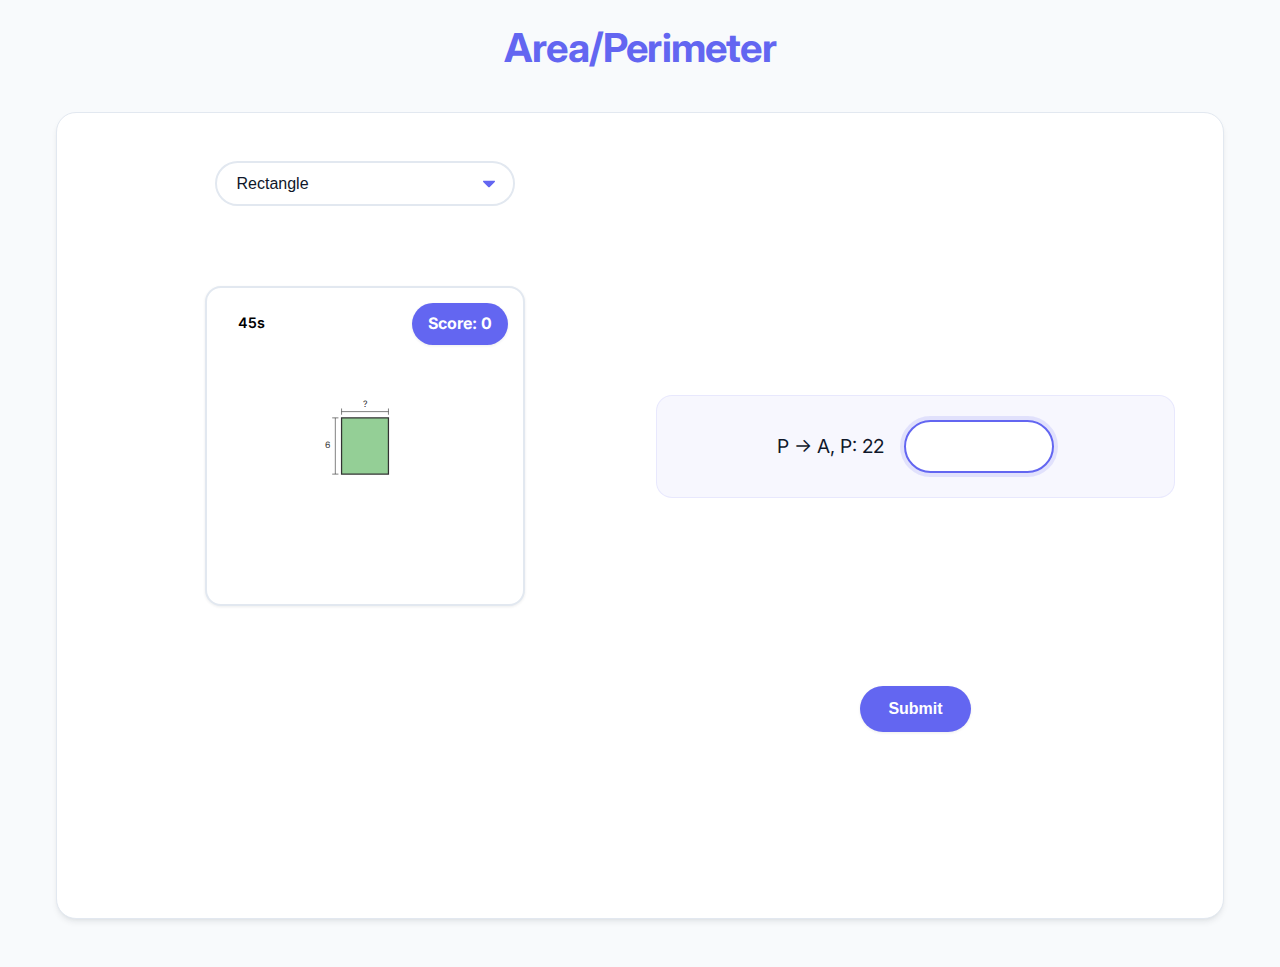
<file: index.html>
<!DOCTYPE html>
<html lang="en">

<head>
    <meta charset="UTF-8">
    <meta name="viewport" content="width=device-width, initial-scale=1.0">
    <title>Mental Math: Area & Perimeter</title>
    <link rel="stylesheet" href="style.css" type="text/css" media="all" />
</head>

<body>
    <h1>Area/Perimeter</h1>
    
    <div class="game-container">
        <div class="shape-selector">
            <select id="shapeSelector"></select>
        </div>
        
        <div class="shape-display" id="shapeContainer">
            <div class="score-display">
                <div id="score">Score: 0</div>
            </div>
            <div class="shape" id="shape"></div>
            <div id="labelsContainer"></div>
        </div>
        
        <div class="question-area">
            <div id="questionDisplay"></div>
            <input type="text" id="userAnswer">
        </div>
        
        <div class="answer-input">
            
            <button id="submitBtn">Submit</button>
        </div>
        
        <div class="feedback">
            <div id="feedback"></div>
        </div>
    </div>
    
    <script src="app.js"></script>
</body>

</html>
</file>
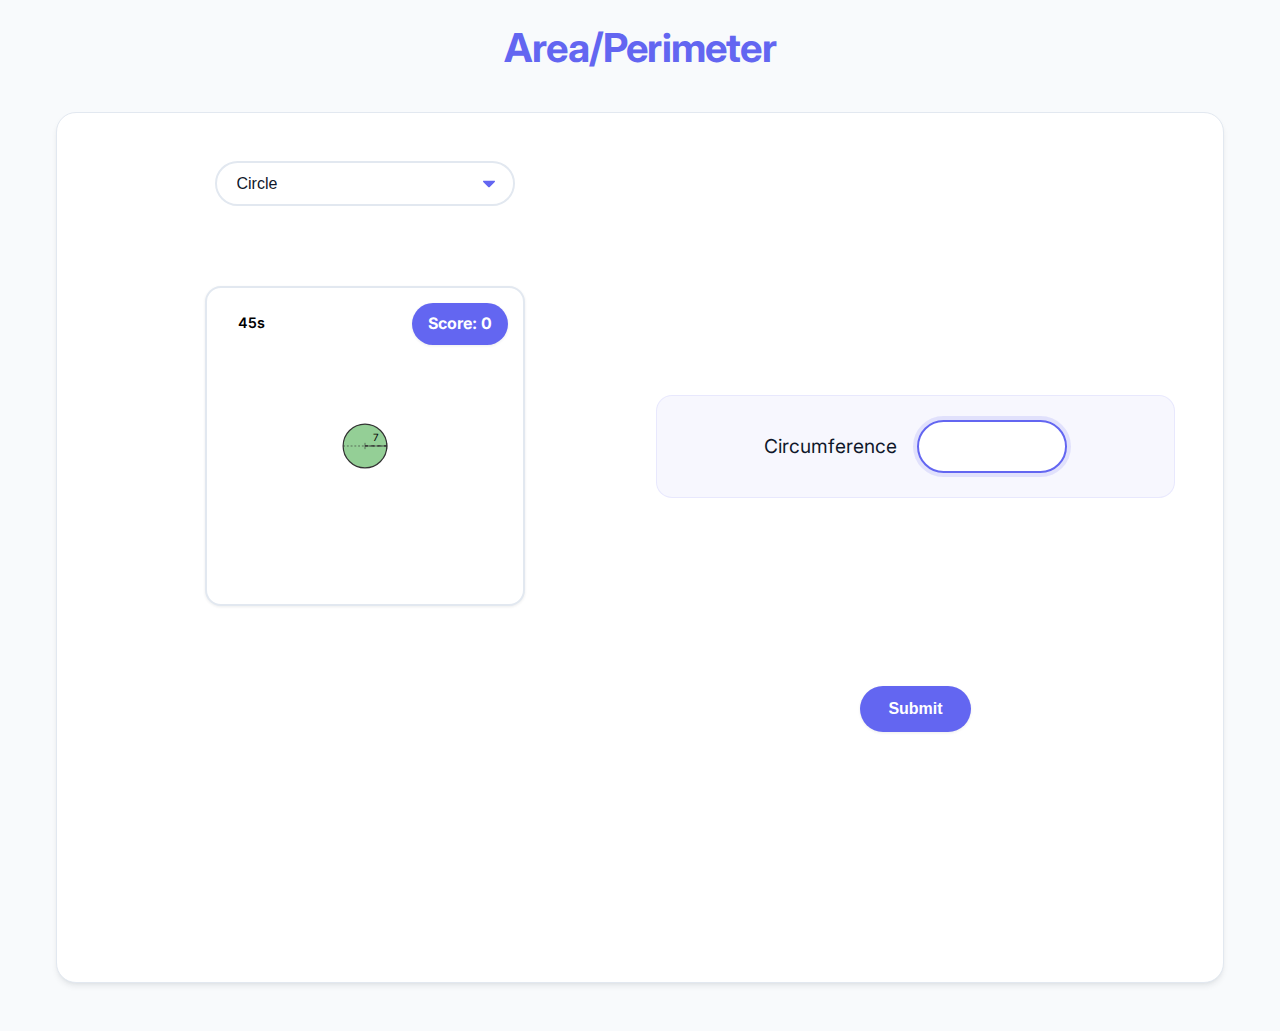
<file: Circular-Shapes/index.html>
<!DOCTYPE html>
<html lang="en">

<head>
    <meta charset="UTF-8">
    <meta name="viewport" content="width=device-width, initial-scale=1.0">
    <title>Mental Math: Area & Perimeter</title>
    <link rel="stylesheet" href="/style.css" type="text/css" media="all" />
</head>

<body>
    <h1>Area/Perimeter</h1>
    
    <div class="game-container">
        <div class="shape-selector">
            <select id="shapeSelector"></select>
        </div>
        
        <div class="shape-display" id="shapeContainer">
            <div class="score-display">
                <div id="score">Score: 0</div>
            </div>
            <div class="shape" id="shape"></div>
            <div id="labelsContainer"></div>
        </div>
        
        <div class="question-area">
            <div id="questionDisplay"></div>
            <input type="text" id="userAnswer">
        </div>
        
        <div class="answer-input">
            
            <button id="submitBtn">Submit</button>
        </div>
        
        <div class="feedback">
            <div id="feedback"></div>
        </div>
    </div>
    
    <script src="app.js"></script>
</body>

</html>
</file>
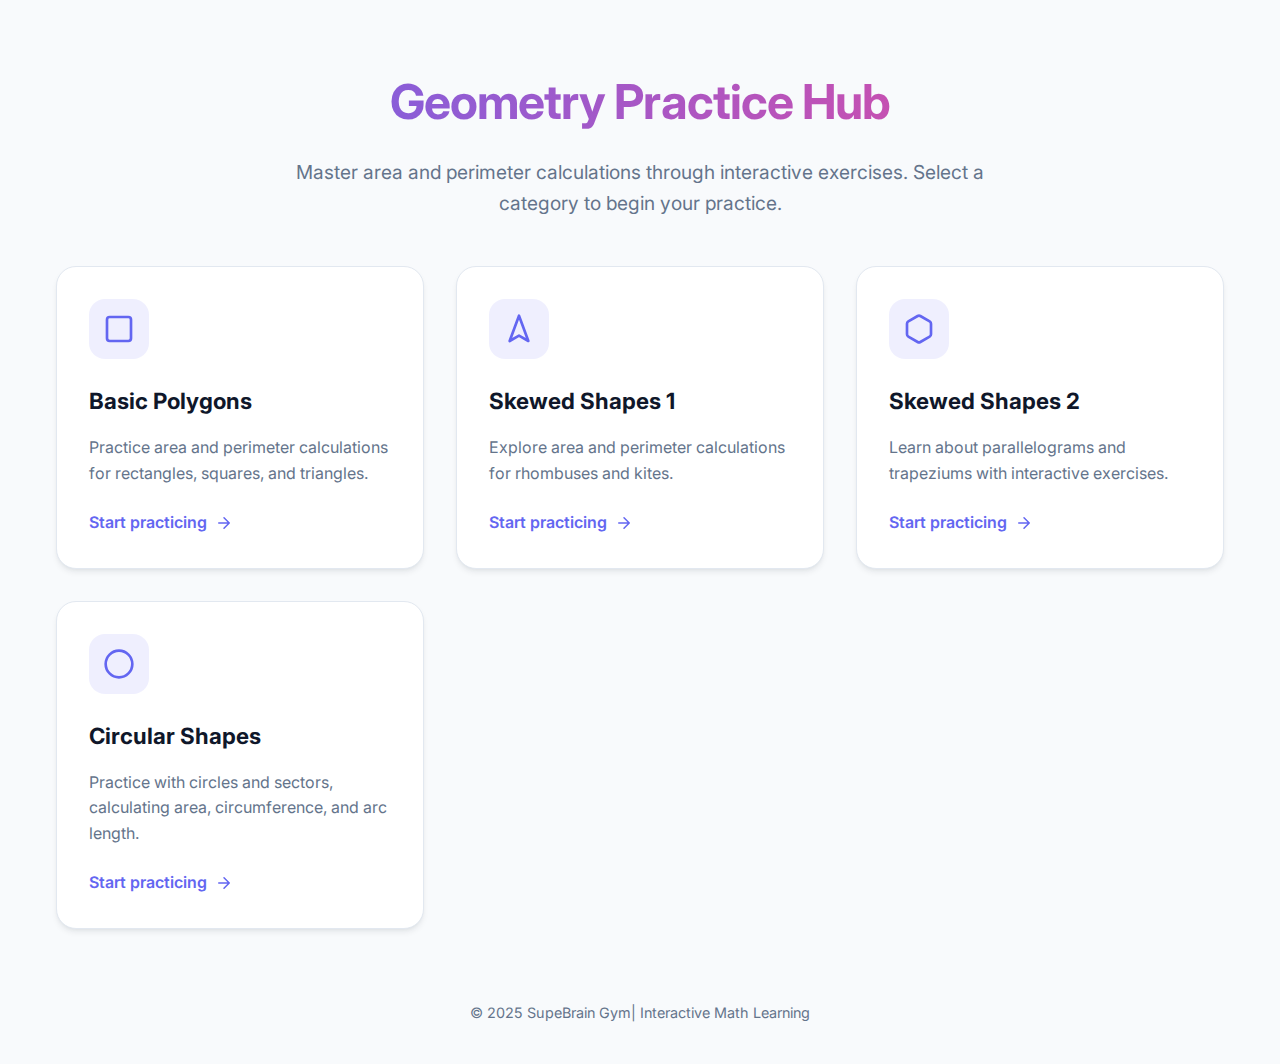
<file: Geometry/index.html>
<!DOCTYPE html>
<html lang="en">
<head>
  <meta charset="UTF-8">
  <meta name="viewport" content="width=device-width, initial-scale=1.0">
  <title>Geometry Practice Hub</title>
  <link href="https://fonts.googleapis.com/css2?family=Inter:wght@400;500;600;700&display=swap" rel="stylesheet">
  <style>
    :root {
      /* Modern, subtle color palette */
      --primary-color: #6366f1;
      --primary-hover: #4f46e5;
      --secondary-color: #38bdf8;
      --accent-color: #ec4899;
      --background: #f8fafc;
      --surface: #ffffff;
      --surface-hover: #f1f5f9;
      --border-color: #e2e8f0;
      --dark-text: #0f172a;
      --medium-text: #64748b;
      --light-text: #f8fafc;
      
      /* Enhanced shadows */
      --shadow-sm: 0 1px 3px rgba(15, 23, 42, 0.08);
      --shadow-md: 0 4px 6px -1px rgba(15, 23, 42, 0.08), 0 2px 4px -2px rgba(15, 23, 42, 0.06);
      --shadow-lg: 0 10px 15px -3px rgba(15, 23, 42, 0.08), 0 4px 6px -4px rgba(15, 23, 42, 0.04);
      
      /* Border radii - all fully rounded */
      --border-radius-sm: 12px;
      --border-radius-md: 16px;
      --border-radius-lg: 20px;
      --border-radius-full: 999px;
      
      /* Spacing */
      --spacing-xs: 0.5rem;
      --spacing-sm: 1rem;
      --spacing-md: 1.5rem;
      --spacing-lg: 2rem;
      --spacing-xl: 3rem;
      
      /* Animation timing */
      --transition-fast: 0.2s;
      --transition-medium: 0.3s;
      --transition-slow: 0.5s;
      --cubic-bounce: cubic-bezier(0.34, 1.56, 0.64, 1);
      --cubic-smooth: cubic-bezier(0.65, 0, 0.35, 1);
    }

    * {
      box-sizing: border-box;
      margin: 0;
      padding: 0;
    }

    body {
      font-family: 'Inter', -apple-system, BlinkMacSystemFont, 'Segoe UI', Roboto, sans-serif;
      max-width: 1200px;
      margin: 0 auto;
      padding: var(--spacing-sm);
      background-color: var(--background);
      color: var(--dark-text);
      line-height: 1.6;
    }

    header {
      text-align: center;
      margin: var(--spacing-xl) 0;
      animation: fadeInUp 0.6s var(--cubic-smooth) both;
    }

    h1 {
      font-size: clamp(2rem, 5vw, 3rem);
      font-weight: 700;
      letter-spacing: -0.02em;
      margin-bottom: var(--spacing-sm);
      background: linear-gradient(90deg, var(--primary-color), var(--accent-color));
      -webkit-background-clip: text;
      background-clip: text;
      color: transparent;
    }

    .subtitle {
      font-size: clamp(1rem, 2vw, 1.2rem);
      color: var(--medium-text);
      max-width: 700px;
      margin: 0 auto;
    }

    .cards-container {
      display: grid;
      grid-template-columns: repeat(auto-fit, minmax(280px, 1fr));
      gap: var(--spacing-lg);
      margin: var(--spacing-xl) 0;
    }

    .card {
      background-color: var(--surface);
      border-radius: var(--border-radius-lg);
      padding: var(--spacing-lg);
      box-shadow: var(--shadow-md);
      transition: all var(--transition-medium) var(--cubic-smooth);
      border: 1px solid var(--border-color);
      overflow: hidden;
      position: relative;
      text-decoration: none;
      color: inherit;
      animation: fadeInUp 0.6s var(--cubic-smooth) both;
    }

    .card:nth-child(1) { animation-delay: 0.1s; }
    .card:nth-child(2) { animation-delay: 0.2s; }
    .card:nth-child(3) { animation-delay: 0.3s; }
    .card:nth-child(4) { animation-delay: 0.4s; }

    .card:hover {
      transform: translateY(-8px);
      box-shadow: var(--shadow-lg);
      border-color: var(--primary-color);
    }

    .card-icon {
      width: 60px;
      height: 60px;
      background-color: rgba(99, 102, 241, 0.1);
      border-radius: var(--border-radius-md);
      display: flex;
      align-items: center;
      justify-content: center;
      margin-bottom: var(--spacing-md);
      color: var(--primary-color);
      font-size: 1.8rem;
    }

    .card h2 {
      font-size: 1.4rem;
      margin-bottom: var(--spacing-sm);
      color: var(--dark-text);
    }

    .card p {
      color: var(--medium-text);
      margin-bottom: var(--spacing-md);
    }

    .card-link {
      display: inline-flex;
      align-items: center;
      font-weight: 600;
      color: var(--primary-color);
      transition: all var(--transition-fast) var(--cubic-smooth);
    }

    .card-link svg {
      margin-left: var(--spacing-xs);
      transition: transform var(--transition-fast) var(--cubic-smooth);
    }

    .card:hover .card-link {
      color: var(--primary-hover);
    }

    .card:hover .card-link svg {
      transform: translateX(4px);
    }

    footer {
      text-align: center;
      margin-top: var(--spacing-xl);
      padding: var(--spacing-md) 0;
      color: var(--medium-text);
      font-size: 0.9rem;
      animation: fadeIn 0.6s var(--cubic-smooth) 0.5s both;
    }

    @keyframes fadeIn {
      from { opacity: 0; }
      to { opacity: 1; }
    }

    @keyframes fadeInUp {
      from {
        opacity: 0;
        transform: translateY(20px);
      }
      to {
        opacity: 1;
        transform: translateY(0);
      }
    }

    @media (max-width: 768px) {
      .cards-container {
        grid-template-columns: 1fr;
      }
      
      header {
        margin: var(--spacing-lg) 0;
      }
    }
  </style>
</head>
<body>
  <header>
    <h1>Geometry Practice Hub</h1>
    <p class="subtitle">Master area and perimeter calculations through interactive exercises. Select a category to begin your practice.</p>
  </header>

  <main>
    <div class="cards-container">
      <a href="/Basic-Polygons/basic-polygons.html" class="card">
        <div class="card-icon">
          <svg xmlns="http://www.w3.org/2000/svg" width="32" height="32" viewBox="0 0 24 24" fill="none" stroke="currentColor" stroke-width="2" stroke-linecap="round" stroke-linejoin="round">
            <rect x="3" y="3" width="18" height="18" rx="2" ry="2"></rect>
          </svg>
        </div>
        <h2>Basic Polygons</h2>
        <p>Practice area and perimeter calculations for rectangles, squares, and triangles.</p>
        <span class="card-link">
          Start practicing
          <svg xmlns="http://www.w3.org/2000/svg" width="18" height="18" viewBox="0 0 24 24" fill="none" stroke="currentColor" stroke-width="2" stroke-linecap="round" stroke-linejoin="round">
            <path d="M5 12h14M12 5l7 7-7 7"></path>
          </svg>
        </span>
      </a>

      <a href="/Skewed-Shapes/skewed-shapes-1.html" class="card">
        <div class="card-icon">
          <svg xmlns="http://www.w3.org/2000/svg" width="32" height="32" viewBox="0 0 24 24" fill="none" stroke="currentColor" stroke-width="2" stroke-linecap="round" stroke-linejoin="round">
            <path d="M12 2l7 19-7-4-7 4 7-19z"></path>
          </svg>
        </div>
        <h2>Skewed Shapes 1</h2>
        <p>Explore area and perimeter calculations for rhombuses and kites.</p>
        <span class="card-link">
          Start practicing
          <svg xmlns="http://www.w3.org/2000/svg" width="18" height="18" viewBox="0 0 24 24" fill="none" stroke="currentColor" stroke-width="2" stroke-linecap="round" stroke-linejoin="round">
            <path d="M5 12h14M12 5l7 7-7 7"></path>
          </svg>
        </span>
      </a>

      <a href="/Skewed-Shapes-2/skewed-shapes-2.html" class="card">
        <div class="card-icon">
          <svg xmlns="http://www.w3.org/2000/svg" width="32" height="32" viewBox="0 0 24 24" fill="none" stroke="currentColor" stroke-width="2" stroke-linecap="round" stroke-linejoin="round">
            <path d="M21 16V8a2 2 0 0 0-1-1.73l-7-4a2 2 0 0 0-2 0l-7 4A2 2 0 0 0 3 8v8a2 2 0 0 0 1 1.73l7 4a2 2 0 0 0 2 0l7-4A2 2 0 0 0 21 16z"></path>
          </svg>
        </div>
        <h2>Skewed Shapes 2</h2>
        <p>Learn about parallelograms and trapeziums with interactive exercises.</p>
        <span class="card-link">
          Start practicing
          <svg xmlns="http://www.w3.org/2000/svg" width="18" height="18" viewBox="0 0 24 24" fill="none" stroke="currentColor" stroke-width="2" stroke-linecap="round" stroke-linejoin="round">
            <path d="M5 12h14M12 5l7 7-7 7"></path>
          </svg>
        </span>
      </a>

      <a href="/Circular-Shapes/circular-shapes.html" class="card">
        <div class="card-icon">
          <svg xmlns="http://www.w3.org/2000/svg" width="32" height="32" viewBox="0 0 24 24" fill="none" stroke="currentColor" stroke-width="2" stroke-linecap="round" stroke-linejoin="round">
            <circle cx="12" cy="12" r="10"></circle>
          </svg>
        </div>
        <h2>Circular Shapes</h2>
        <p>Practice with circles and sectors, calculating area, circumference, and arc length.</p>
        <span class="card-link">
          Start practicing
          <svg xmlns="http://www.w3.org/2000/svg" width="18" height="18" viewBox="0 0 24 24" fill="none" stroke="currentColor" stroke-width="2" stroke-linecap="round" stroke-linejoin="round">
            <path d="M5 12h14M12 5l7 7-7 7"></path>
          </svg>
        </span>
      </a>
    </div>
  </main>

  <footer>
    <p>© 2025 SupeBrain Gym| Interactive Math Learning</p>
  </footer>
</body>
</html>
</file>
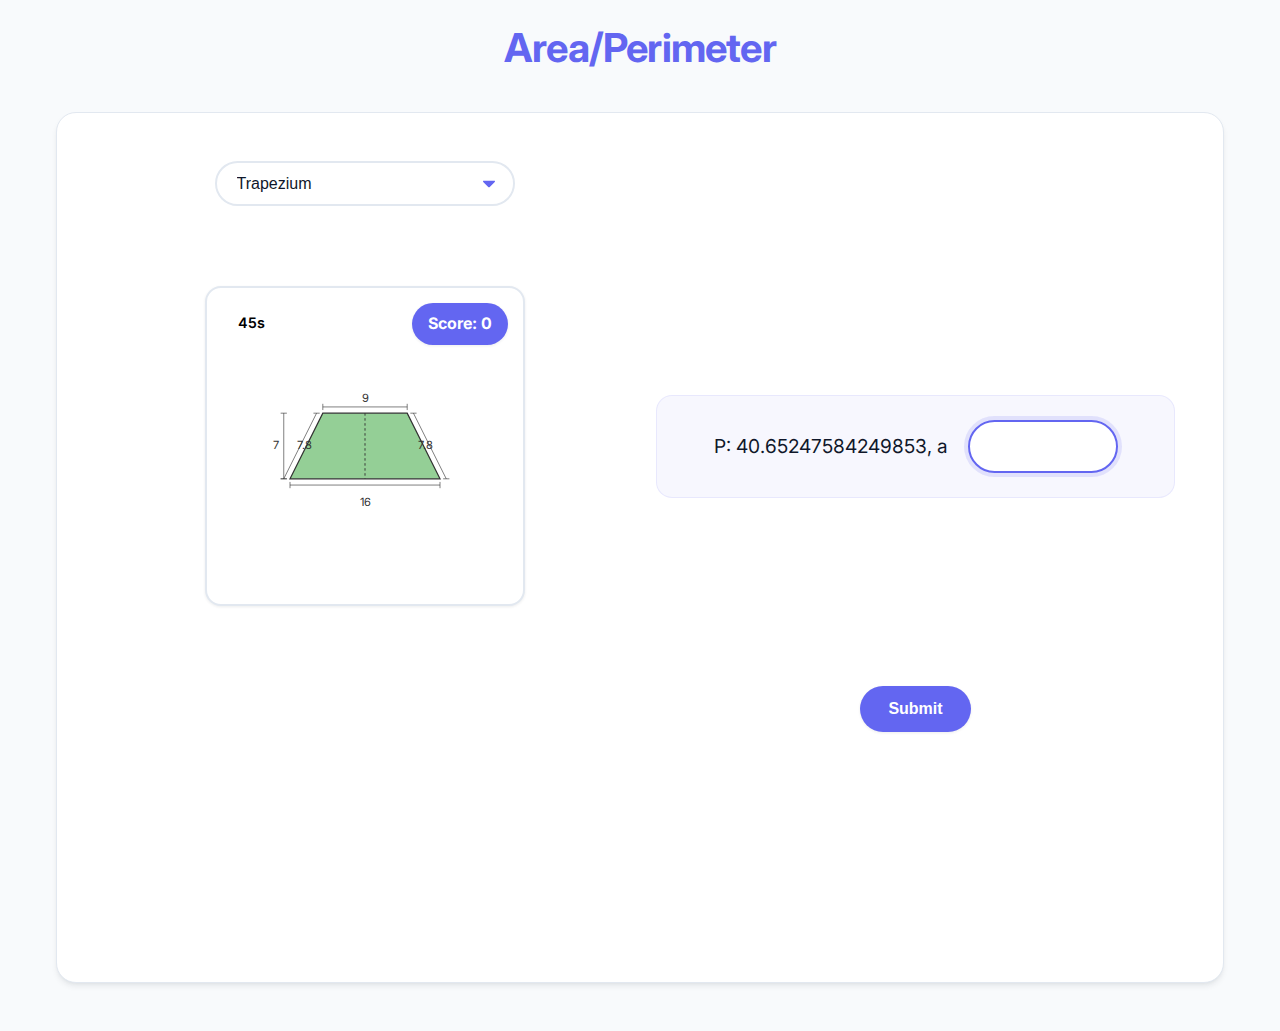
<file: Skewed-Shapes-2/index.html>
<!DOCTYPE html>
<html lang="en">

<head>
    <meta charset="UTF-8">
    <meta name="viewport" content="width=device-width, initial-scale=1.0">
    <title>Mental Math: Area & Perimeter</title>
    <link rel="stylesheet" href="/style.css" type="text/css" media="all" />
</head>

<body>
    <h1>Area/Perimeter</h1>
    
    <div class="game-container">
        <div class="shape-selector">
            <select id="shapeSelector"></select>
        </div>
        
        <div class="shape-display" id="shapeContainer">
            <div class="score-display">
                <div id="score">Score: 0</div>
            </div>
            <div class="shape" id="shape"></div>
            <div id="labelsContainer"></div>
        </div>
        
        <div class="question-area">
            <div id="questionDisplay"></div>
            <input type="text" id="userAnswer">
        </div>
        
        <div class="answer-input">
            
            <button id="submitBtn">Submit</button>
        </div>
        
        <div class="feedback">
            <div id="feedback"></div>
        </div>
    </div>
    
    <script src="/Skewed-Shapes-2/app.js"></script>
</body>

</html>
</file>
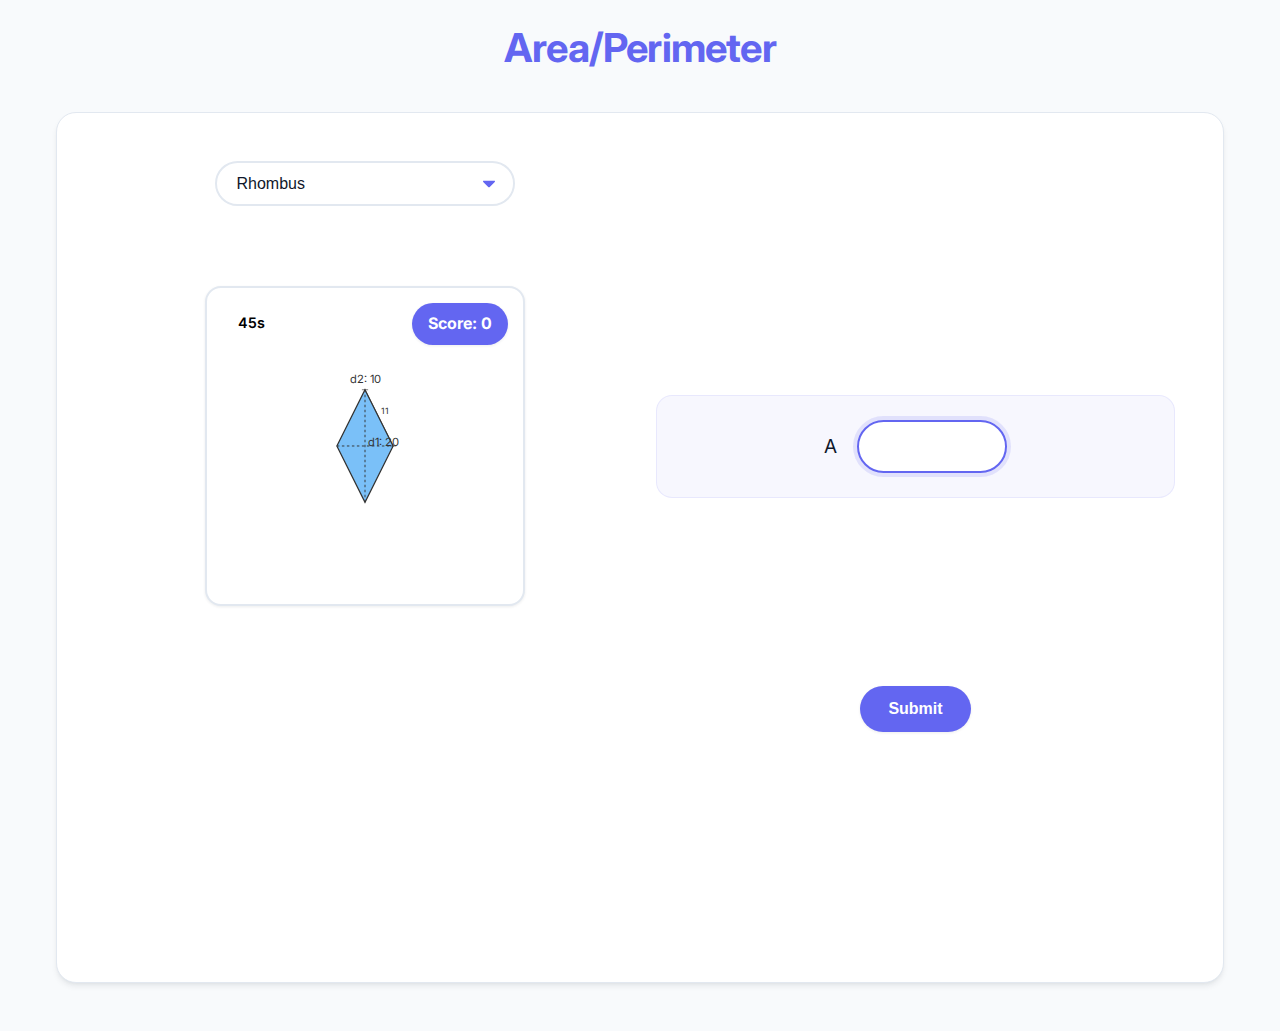
<file: Skewed-Shapes/index.html>
<!DOCTYPE html>
<html lang="en">

<head>
    <meta charset="UTF-8">
    <meta name="viewport" content="width=device-width, initial-scale=1.0">
    <title>Mental Math: Area & Perimeter</title>
    <link rel="stylesheet" href="/style.css" type="text/css" media="all" />
</head>

<body>
    <h1>Area/Perimeter</h1>
    
    <div class="game-container">
        <div class="shape-selector">
            <select id="shapeSelector"></select>
        </div>
        
        <div class="shape-display" id="shapeContainer">
            <div class="score-display">
                <div id="score">Score: 0</div>
            </div>
            <div class="shape" id="shape"></div>
            <div id="labelsContainer"></div>
        </div>
        
        <div class="question-area">
            <div id="questionDisplay"></div>
            <input type="text" id="userAnswer">
        </div>
        
        <div class="answer-input">
            
            <button id="submitBtn">Submit</button>
        </div>
        
        <div class="feedback">
            <div id="feedback"></div>
        </div>
    </div>
    
    <script src="/Skewed-Shapes/app.js"></script>
</body>

</html>
</file>
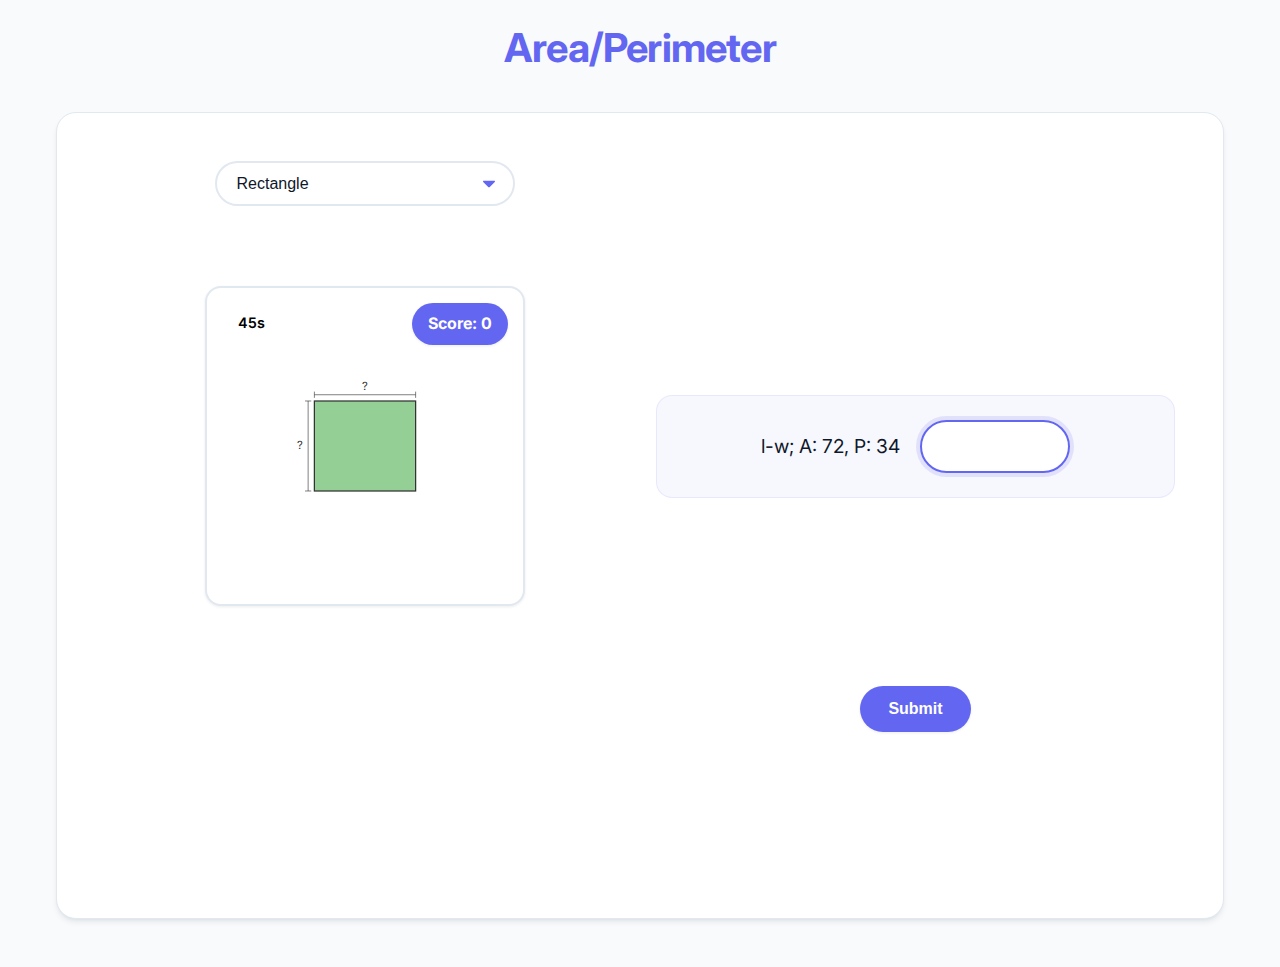
<file: Geometry/Basic-Polygons/basic-polygons.html>
<!DOCTYPE html>
<html lang="en">

<head>
    <meta charset="UTF-8">
    <meta name="viewport" content="width=device-width, initial-scale=1.0">
    <title>Mental Math: Area & Perimeter</title>
    <link rel="stylesheet" href="../style.css" type="text/css" media="all" />
</head>

<body>
    <h1>Area/Perimeter</h1>
    
    <div class="game-container">
        <div class="shape-selector">
            <select id="shapeSelector"></select>
        </div>
        
        <div class="shape-display" id="shapeContainer">
            <div class="score-display">
                <div id="score">Score: 0</div>
            </div>
            <div class="shape" id="shape"></div>
            <div id="labelsContainer"></div>
        </div>
        
        <div class="question-area">
            <div id="questionDisplay"></div>
            <input type="text" id="userAnswer">
        </div>
        
        <div class="answer-input">
            
            <button id="submitBtn">Submit</button>
        </div>
        
        <div class="feedback">
            <div id="feedback"></div>
        </div>
    </div>
    
    <script src="app.js"></script>
</body>

</html>
</file>
<file: style.css>
@import url('https://fonts.googleapis.com/css2?family=Inter:wght@400;500;600;700&display=swap');

:root {
  /* Modern, subtle color palette */
  --primary-color: #6366f1;
  --primary-hover: #4f46e5;
  --secondary-color: #38bdf8;
  --accent-color: #ec4899;
  --background: #f8fafc;
  --surface: #ffffff;
  --surface-hover: #f1f5f9;
  --border-color: #e2e8f0;
  --dark-text: #0f172a;
  --medium-text: #64748b;
  --light-text: #f8fafc;
  
  /* Enhanced shadows */
  --shadow-sm: 0 1px 3px rgba(15, 23, 42, 0.08);
  --shadow-md: 0 4px 6px -1px rgba(15, 23, 42, 0.08), 0 2px 4px -2px rgba(15, 23, 42, 0.06);
  --shadow-lg: 0 10px 15px -3px rgba(15, 23, 42, 0.08), 0 4px 6px -4px rgba(15, 23, 42, 0.04);
  
  /* Border radii - all fully rounded */
  --border-radius-sm: 12px;
  --border-radius-md: 16px;
  --border-radius-lg: 20px;
  --border-radius-full: 999px;
  
  /* Spacing */
  --spacing-xs: 0.5rem;
  --spacing-sm: 1rem;
  --spacing-md: 1.5rem;
  --spacing-lg: 2rem;
  --spacing-xl: 3rem;
  
  /* Animation timing */
  --transition-fast: 0.2s;
  --transition-medium: 0.3s;
  --transition-slow: 0.5s;
  --cubic-bounce: cubic-bezier(0.34, 1.56, 0.64, 1);
  --cubic-smooth: cubic-bezier(0.65, 0, 0.35, 1);
}

* {
  box-sizing: border-box;
  margin: 0;
  padding: 0;
}

body {
  font-family: 'Inter', -apple-system, BlinkMacSystemFont, 'Segoe UI', Roboto, sans-serif;
  max-width: 1200px;
  margin: 0 auto;
  padding: var(--spacing-sm);
  background-color: var(--background);
  color: var(--dark-text);
  line-height: 1.6;
}

h1 {
  text-align: center;
  color: var(--primary-color);
  margin-bottom: var(--spacing-lg);
  font-size: clamp(1.8rem, 4vw, 2.5rem);
  font-weight: 700;
  letter-spacing: -0.02em;
}

.game-container {
  background-color: var(--surface);
  border-radius: var(--border-radius-lg);
  padding: clamp(var(--spacing-md), 4vw, var(--spacing-md));
  box-shadow: var(--shadow-md);
  margin-bottom: var(--spacing-lg);
  transition: transform var(--transition-medium) var(--cubic-smooth), 
              box-shadow var(--transition-medium) var(--cubic-smooth);
  border: 1px solid var(--border-color);
  overflow: hidden;
  position: relative;
}

.game-container:hover {
  transform: translateY(-4px);
  box-shadow: var(--shadow-lg);
}

.shape-selector {
  margin-bottom: var(--spacing-md);
  text-align: center;
  position: relative;
}

select {
  padding: 12px 20px;
  font-size: clamp(0.9rem, 2vw, 1rem);
  border-radius: var(--border-radius-full);
  border: 2px solid var(--border-color);
  background-color: var(--surface);
  cursor: pointer;
  transition: all var(--transition-fast) var(--cubic-smooth);
  width: 100%;
  max-width: 300px;
  appearance: none;
  background-image: url("data:image/svg+xml;charset=US-ASCII,%3Csvg%20xmlns%3D%22http%3A%2F%2Fwww.w3.org%2F2000%2Fsvg%22%20width%3D%22292.4%22%20height%3D%22292.4%22%3E%3Cpath%20fill%3D%22%236366f1%22%20d%3D%22M287%2069.4a17.6%2017.6%200%200%200-13-5.4H18.4c-5%200-9.3%201.8-12.9%205.4A17.6%2017.6%200%200%200%200%2082.2c0%205%201.8%209.3%205.4%2012.9l128%20127.9c3.6%203.6%207.8%205.4%2012.8%205.4s9.2-1.8%2012.8-5.4L287%2095c3.5-3.5%205.4-7.8%205.4-12.8%200-5-1.9-9.2-5.5-12.8z%22%2F%3E%3C%2Fsvg%3E");
  background-repeat: no-repeat;
  background-position: right 18px top 50%;
  background-size: 12px auto;
  font-weight: 500;
  color: var(--dark-text);
}

select:hover {
  border-color: var(--primary-color);
  background-color: var(--surface-hover);
}

select:focus {
  outline: none;
  border-color: var(--primary-color);
  box-shadow: 0 0 0 4px rgba(99, 102, 241, 0.15);
}

.shape-display {
  position: relative;
  margin: var(--spacing-md) auto;
  width: min(80vw, 320px);
  height: min(80vw, 320px);
  border: 2px solid var(--border-color);
  background-color: var(--surface);
  border-radius: var(--border-radius-md);
  overflow: visible; 
  transition: all var(--transition-medium) var(--cubic-smooth);
  box-shadow: var(--shadow-sm);
}

.shape {
  position: absolute;
  top: 50%;
  left: 50%;
  transform: translate(-50%, -50%);
  transition: all var(--transition-medium) var(--cubic-bounce);
}

.shape::before {
  content: '';
  position: absolute;
  top: 0;
  left: 0;
  right: 0;
  bottom: 0;
  background: transparent;
  z-index: 2;
}

.shape.with-shadow-border {
  box-shadow: 
    0 0 0 2px var(--primary-color),
    var(--shadow-md);
}

.height-indicator {
  position: absolute;
  background-color: transparent;
  border-left: 2px dashed var(--accent-color);
  z-index: 1;
  opacity: 0;
  animation: fadeIn var(--transition-medium) var(--cubic-smooth) forwards;
}

@keyframes fadeIn {
  0% { opacity: 0; }
  100% { opacity: 1; }
}

#labelsContainer {
  position: absolute;
  top: -10px;
  left: -10px;
  width: 100%;
  height: 100%;
  pointer-events: none;
}

.dimension-label {
  position: absolute;
  padding: 4px 10px;
  font-size: 0.85rem;
  font-weight: 600;
  border-radius: var(--border-radius-full);
  background-color: rgba(255, 255, 255, 0.9);
  box-shadow: var(--shadow-sm);
  opacity: 0;
  transform: translateY(5px);
  animation: fadeInUp var(--transition-medium) var(--cubic-bounce) 0.2s forwards;
}

@keyframes fadeInUp {
  from {
    opacity: 0;
    transform: translateY(10px);
  }
  to {
    opacity: 1;
    transform: translateY(0);
  }
}

.dimension-label.height {
  color: var(--accent-color);
  font-weight: 700;
}

.question-area {
  display: flex;
  justify-content: center;
  align-items: center;
  gap: 20px;
  text-align: center;
  margin: var(--spacing-md) 0;
  font-size: clamp(1rem, 3vw, 1.2rem);
  min-height: 70px;
  padding: var(--spacing-md);
  border-radius: var(--border-radius-md);
  background-color: rgba(99, 102, 241, 0.05);
  border: 1px solid rgba(99, 102, 241, 0.1);
  transition: all var(--transition-medium) var(--cubic-smooth);
}

.answer-input {
  display: flex;
  justify-content: center;
  align-items: center;
  flex-wrap: wrap;
  gap: 16px;
  margin: var(--spacing-md) 0;
}

input[type="text"] {
  padding: 14px 16px;
  font-size: clamp(1rem, 3vw, 1.1rem);
  width: clamp(100px, 25vw, 150px);
  text-align: center;
  border: 2px solid var(--border-color);
  border-radius: var(--border-radius-full);
  transition: all var(--transition-fast) var(--cubic-smooth);
  font-weight: 500;
  color: var(--dark-text);
}

input[type="text"]:hover {
  border-color: var(--primary-color);
}

input[type="text"]:focus {
  outline: none;
  border-color: var(--primary-color);
  box-shadow: 0 0 0 4px rgba(99, 102, 241, 0.15);
}

button {
  background-color: var(--primary-color);
  color: white;
  border: none;
  padding: 14px 28px;
  font-size: clamp(0.9rem, 2vw, 1rem);
  border-radius: var(--border-radius-full);
  cursor: pointer;
  transition: all var(--transition-fast) var(--cubic-bounce);
  font-weight: 600;
  box-shadow: var(--shadow-sm);
  position: relative;
  overflow: hidden;
}

button:hover {
  background-color: var(--primary-hover);
  transform: translateY(-2px);
  box-shadow: var(--shadow-md);
}

button:active {
  transform: translateY(0);
}

button::after {
  content: '';
  position: absolute;
  top: 50%;
  left: 50%;
  width: 5px;
  height: 5px;
  background: rgba(255, 255, 255, 0.5);
  opacity: 0;
  border-radius: 100%;
  transform: scale(1, 1) translate(-50%);
  transform-origin: 50% 50%;
}

button:focus:not(:active)::after {
  animation: ripple 1s ease-out;
}

@keyframes ripple {
  0% {
    transform: scale(0, 0);
    opacity: 0.5;
  }
  20% {
    transform: scale(25, 25);
    opacity: 0.3;
  }
  100% {
    opacity: 0;
    transform: scale(40, 40);
  }
}

.feedback {
  text-align: center;
  min-height: 50px;
  font-size: clamp(0.9rem, 2vw, 1.1rem);
  margin: var(--spacing-sm) 0;
  font-weight: 600;
  padding: var(--spacing-sm);
  border-radius: var(--border-radius-md);
  transition: all var(--transition-medium) var(--cubic-bounce);
  opacity: 0;
  transform: translateY(10px);
}

.feedback.visible {
  opacity: 1;
  transform: translateY(0);
}

.feedback.correct {
  color: #10b981;
  background-color: rgba(16, 185, 129, 0.1);
  border: 1px solid rgba(16, 185, 129, 0.2);
}

.feedback.incorrect {
  color: #ef4444;
  background-color: rgba(239, 68, 68, 0.1);
  border: 1px solid rgba(239, 68, 68, 0.2);
}

.score-display {
  position: absolute;
  top: 15px;
  right: 15px;
  font-size: clamp(0.9rem, 2vw, 1rem);
  font-weight: 700;
  padding: 8px 16px;
  background-color: var(--primary-color);
  color: white;
  border-radius: var(--border-radius-full);
  box-shadow: var(--shadow-sm);
  z-index: 10;
  transition: all var(--transition-medium) var(--cubic-smooth);
}

.score-display:hover {
  transform: translateY(-2px);
  box-shadow: var(--shadow-md);
}

#shapeContainer {
  position: relative;
}

#timerDisplay {
  font-family: 'Inter', sans-serif;
  color: var(--medium-text);
  font-size: 0.9rem;
  font-weight: 600;
  background-color: var(--surface);
  position: absolute;
  top: 15px;
  left: 15px;
  padding: 8px 16px;
  z-index: 10;
  transition: all var(--transition-medium) var(--cubic-smooth);
}

#timerDisplay:hover {
  transform: translateY(-2px);
  box-shadow: var(--shadow-md);
}

svg {
  scale: 1.25;
  transition: all var(--transition-medium) var(--cubic-bounce);
}

svg:hover {
  transform: scale(1.05);
}

/* Add this animation for shape changes */
@keyframes shapeChangePop {
  0% { transform: translate(-50%, -50%) scale(0.9); opacity: 0.5; }
  50% { transform: translate(-50%, -50%) scale(1.1); }
  100% { transform: translate(-50%, -50%) scale(1); opacity: 1; }
}

.shape-change {
  animation: shapeChangePop var(--transition-medium) var(--cubic-bounce);
}

/* Add this animation for correct answers */
@keyframes correctPulse {
  0% { box-shadow: 0 0 0 0 rgba(16, 185, 129, 0.4); }
  70% { box-shadow: 0 0 0 15px rgba(16, 185, 129, 0); }
  100% { box-shadow: 0 0 0 0 rgba(16, 185, 129, 0); }
}

.pulse-correct {
  animation: correctPulse 1s var(--cubic-smooth);
}

/* Media queries with improved layouts */
@media (max-width: 768px) {
  .game-container {
    padding: var(--spacing-md);
  }
  
  .answer-input {
    flex-direction: column;
    align-items: center;
  }
  
  button {
    width: 100%;
    max-width: 300px;
    margin-top: var(--spacing-xs);
  }
  
  .score-display {
    top: 10px;
    right: 10px;
  }
  
  #timerDisplay {
    top: 10px;
    left: 10px;
  }
}

@media (min-width: 769px) {
  .game-container {
    display: grid;
    grid-template-columns: 1fr 1fr;
    gap: var(--spacing-lg);
  }
  
  .shape-selector, 
  .shape-display {
    grid-column: 1;
  }
  
  .question-area,
  .answer-input,
  .feedback {
    grid-column: 2;
    align-self: center;
  }
  
  .score-display,
  .instructions {
    grid-column: 1 / -1;
  }
}

@media (min-width: 1024px) {
  .game-container {
    padding: var(--spacing-xl);
  }
}

/* Add subtle entrance animations for elements */
.game-container {
  animation: fadeIn 0.6s var(--cubic-smooth);
}

.question-area {
  animation: fadeInUp 0.5s var(--cubic-smooth) 0.1s both;
}

.shape-display {
  animation: fadeInUp 0.5s var(--cubic-smooth) 0.2s both;
}

.shape-selector {
  animation: fadeInUp 0.5s var(--cubic-smooth) 0.3s both;
}

.answer-input {
  animation: fadeInUp 0.5s var(--cubic-smooth) 0.4s both;
}
</file>
<file: Geometry/style.css>
@import url('https://fonts.googleapis.com/css2?family=Inter:wght@400;500;600;700&display=swap');

:root {
  /* Modern, subtle color palette */
  --primary-color: #6366f1;
  --primary-hover: #4f46e5;
  --secondary-color: #38bdf8;
  --accent-color: #ec4899;
  --background: #f8fafc;
  --surface: #ffffff;
  --surface-hover: #f1f5f9;
  --border-color: #e2e8f0;
  --dark-text: #0f172a;
  --medium-text: #64748b;
  --light-text: #f8fafc;
  
  /* Enhanced shadows */
  --shadow-sm: 0 1px 3px rgba(15, 23, 42, 0.08);
  --shadow-md: 0 4px 6px -1px rgba(15, 23, 42, 0.08), 0 2px 4px -2px rgba(15, 23, 42, 0.06);
  --shadow-lg: 0 10px 15px -3px rgba(15, 23, 42, 0.08), 0 4px 6px -4px rgba(15, 23, 42, 0.04);
  
  /* Border radii - all fully rounded */
  --border-radius-sm: 12px;
  --border-radius-md: 16px;
  --border-radius-lg: 20px;
  --border-radius-full: 999px;
  
  /* Spacing */
  --spacing-xs: 0.5rem;
  --spacing-sm: 1rem;
  --spacing-md: 1.5rem;
  --spacing-lg: 2rem;
  --spacing-xl: 3rem;
  
  /* Animation timing */
  --transition-fast: 0.2s;
  --transition-medium: 0.3s;
  --transition-slow: 0.5s;
  --cubic-bounce: cubic-bezier(0.34, 1.56, 0.64, 1);
  --cubic-smooth: cubic-bezier(0.65, 0, 0.35, 1);
}

* {
  box-sizing: border-box;
  margin: 0;
  padding: 0;
}

body {
  font-family: 'Inter', -apple-system, BlinkMacSystemFont, 'Segoe UI', Roboto, sans-serif;
  max-width: 1200px;
  margin: 0 auto;
  padding: var(--spacing-sm);
  background-color: var(--background);
  color: var(--dark-text);
  line-height: 1.6;
}

h1 {
  text-align: center;
  color: var(--primary-color);
  margin-bottom: var(--spacing-lg);
  font-size: clamp(1.8rem, 4vw, 2.5rem);
  font-weight: 700;
  letter-spacing: -0.02em;
}

.game-container {
  background-color: var(--surface);
  border-radius: var(--border-radius-lg);
  padding: clamp(var(--spacing-md), 4vw, var(--spacing-md));
  box-shadow: var(--shadow-md);
  margin-bottom: var(--spacing-lg);
  transition: transform var(--transition-medium) var(--cubic-smooth), 
              box-shadow var(--transition-medium) var(--cubic-smooth);
  border: 1px solid var(--border-color);
  overflow: hidden;
  position: relative;
}

.game-container:hover {
  transform: translateY(-4px);
  box-shadow: var(--shadow-lg);
}

.shape-selector {
  margin-bottom: var(--spacing-md);
  text-align: center;
  position: relative;
}

select {
  padding: 12px 20px;
  font-size: clamp(0.9rem, 2vw, 1rem);
  border-radius: var(--border-radius-full);
  border: 2px solid var(--border-color);
  background-color: var(--surface);
  cursor: pointer;
  transition: all var(--transition-fast) var(--cubic-smooth);
  width: 100%;
  max-width: 300px;
  appearance: none;
  background-image: url("data:image/svg+xml;charset=US-ASCII,%3Csvg%20xmlns%3D%22http%3A%2F%2Fwww.w3.org%2F2000%2Fsvg%22%20width%3D%22292.4%22%20height%3D%22292.4%22%3E%3Cpath%20fill%3D%22%236366f1%22%20d%3D%22M287%2069.4a17.6%2017.6%200%200%200-13-5.4H18.4c-5%200-9.3%201.8-12.9%205.4A17.6%2017.6%200%200%200%200%2082.2c0%205%201.8%209.3%205.4%2012.9l128%20127.9c3.6%203.6%207.8%205.4%2012.8%205.4s9.2-1.8%2012.8-5.4L287%2095c3.5-3.5%205.4-7.8%205.4-12.8%200-5-1.9-9.2-5.5-12.8z%22%2F%3E%3C%2Fsvg%3E");
  background-repeat: no-repeat;
  background-position: right 18px top 50%;
  background-size: 12px auto;
  font-weight: 500;
  color: var(--dark-text);
}

select:hover {
  border-color: var(--primary-color);
  background-color: var(--surface-hover);
}

select:focus {
  outline: none;
  border-color: var(--primary-color);
  box-shadow: 0 0 0 4px rgba(99, 102, 241, 0.15);
}

.shape-display {
  position: relative;
  margin: var(--spacing-md) auto;
  width: min(80vw, 320px);
  height: min(80vw, 320px);
  border: 2px solid var(--border-color);
  background-color: var(--surface);
  border-radius: var(--border-radius-md);
  overflow: visible; 
  transition: all var(--transition-medium) var(--cubic-smooth);
  box-shadow: var(--shadow-sm);
}

.shape {
  position: absolute;
  top: 50%;
  left: 50%;
  transform: translate(-50%, -50%);
  transition: all var(--transition-medium) var(--cubic-bounce);
}

.shape::before {
  content: '';
  position: absolute;
  top: 0;
  left: 0;
  right: 0;
  bottom: 0;
  background: transparent;
  z-index: 2;
}

.shape.with-shadow-border {
  box-shadow: 
    0 0 0 2px var(--primary-color),
    var(--shadow-md);
}

.height-indicator {
  position: absolute;
  background-color: transparent;
  border-left: 2px dashed var(--accent-color);
  z-index: 1;
  opacity: 0;
  animation: fadeIn var(--transition-medium) var(--cubic-smooth) forwards;
}

@keyframes fadeIn {
  0% { opacity: 0; }
  100% { opacity: 1; }
}

#labelsContainer {
  position: absolute;
  top: -10px;
  left: -10px;
  width: 100%;
  height: 100%;
  pointer-events: none;
}

.dimension-label {
  position: absolute;
  padding: 4px 10px;
  font-size: 0.85rem;
  font-weight: 600;
  border-radius: var(--border-radius-full);
  background-color: rgba(255, 255, 255, 0.9);
  box-shadow: var(--shadow-sm);
  opacity: 0;
  transform: translateY(5px);
  animation: fadeInUp var(--transition-medium) var(--cubic-bounce) 0.2s forwards;
}

@keyframes fadeInUp {
  from {
    opacity: 0;
    transform: translateY(10px);
  }
  to {
    opacity: 1;
    transform: translateY(0);
  }
}

.dimension-label.height {
  color: var(--accent-color);
  font-weight: 700;
}

.question-area {
  display: flex;
  justify-content: center;
  align-items: center;
  gap: 20px;
  text-align: center;
  margin: var(--spacing-md) 0;
  font-size: clamp(1rem, 3vw, 1.2rem);
  min-height: 70px;
  padding: var(--spacing-md);
  border-radius: var(--border-radius-md);
  background-color: rgba(99, 102, 241, 0.05);
  border: 1px solid rgba(99, 102, 241, 0.1);
  transition: all var(--transition-medium) var(--cubic-smooth);
}

.answer-input {
  display: flex;
  justify-content: center;
  align-items: center;
  flex-wrap: wrap;
  gap: 16px;
  margin: var(--spacing-md) 0;
}

input[type="text"] {
  padding: 14px 16px;
  font-size: clamp(1rem, 3vw, 1.1rem);
  width: clamp(100px, 25vw, 150px);
  text-align: center;
  border: 2px solid var(--border-color);
  border-radius: var(--border-radius-full);
  transition: all var(--transition-fast) var(--cubic-smooth);
  font-weight: 500;
  color: var(--dark-text);
}

input[type="text"]:hover {
  border-color: var(--primary-color);
}

input[type="text"]:focus {
  outline: none;
  border-color: var(--primary-color);
  box-shadow: 0 0 0 4px rgba(99, 102, 241, 0.15);
}

button {
  background-color: var(--primary-color);
  color: white;
  border: none;
  padding: 14px 28px;
  font-size: clamp(0.9rem, 2vw, 1rem);
  border-radius: var(--border-radius-full);
  cursor: pointer;
  transition: all var(--transition-fast) var(--cubic-bounce);
  font-weight: 600;
  box-shadow: var(--shadow-sm);
  position: relative;
  overflow: hidden;
}

button:hover {
  background-color: var(--primary-hover);
  transform: translateY(-2px);
  box-shadow: var(--shadow-md);
}

button:active {
  transform: translateY(0);
}

button::after {
  content: '';
  position: absolute;
  top: 50%;
  left: 50%;
  width: 5px;
  height: 5px;
  background: rgba(255, 255, 255, 0.5);
  opacity: 0;
  border-radius: 100%;
  transform: scale(1, 1) translate(-50%);
  transform-origin: 50% 50%;
}

button:focus:not(:active)::after {
  animation: ripple 1s ease-out;
}

@keyframes ripple {
  0% {
    transform: scale(0, 0);
    opacity: 0.5;
  }
  20% {
    transform: scale(25, 25);
    opacity: 0.3;
  }
  100% {
    opacity: 0;
    transform: scale(40, 40);
  }
}

#feedback {
  text-align: center;
  min-height: 50px;
  font-size: clamp(0.9rem, 2vw, 1.1rem);
  margin: var(--spacing-sm) 0;
  font-weight: 600;
  padding: var(--spacing-sm);
  border-radius: var(--border-radius-md);
  transition: all var(--transition-medium) var(--cubic-bounce);
  opacity: 0;
  transform: translateY(10px);
}

#feedback.visible {
  opacity: 1;
  transform: translateY(0);
}

#feedback.correct {
  color: #10b981;
  background-color: rgba(16, 185, 129, 0.1);
  border: 1px solid rgba(16, 185, 129, 0.2);
}

#feedback.incorrect {
  color: #ef4444;
  background-color: rgba(239, 68, 68, 0.1);
  border: 1px solid rgba(239, 68, 68, 0.2);
}

.score-display {
  position: absolute;
  top: 15px;
  right: 15px;
  font-size: clamp(0.9rem, 2vw, 1rem);
  font-weight: 700;
  padding: 8px 16px;
  background-color: var(--primary-color);
  color: white;
  border-radius: var(--border-radius-full);
  box-shadow: var(--shadow-sm);
  z-index: 10;
  transition: all var(--transition-medium) var(--cubic-smooth);
}

.score-display:hover {
  transform: translateY(-2px);
  box-shadow: var(--shadow-md);
}

#shapeContainer {
  position: relative;
}

#timerDisplay {
  font-family: 'Inter', sans-serif;
  color: var(--medium-text);
  font-size: 0.9rem;
  font-weight: 600;
  background-color: var(--surface);
  position: absolute;
  top: 15px;
  left: 15px;
  padding: 8px 16px;
  z-index: 10;
  transition: all var(--transition-medium) var(--cubic-smooth);
}

#timerDisplay:hover {
  transform: translateY(-2px);
  box-shadow: var(--shadow-md);
}

svg {
  scale: 1.25;
  transition: all var(--transition-medium) var(--cubic-bounce);
}

svg:hover {
  transform: scale(1.05);
}

@keyframes shapeChangePop {
  0% { transform: translate(-50%, -50%) scale(0.9); opacity: 0.5; }
  50% { transform: translate(-50%, -50%) scale(1.1); }
  100% { transform: translate(-50%, -50%) scale(1); opacity: 1; }
}

.shape-change {
  animation: shapeChangePop var(--transition-medium) var(--cubic-bounce);
}

@keyframes correctPulse {
  0% { box-shadow: 0 0 0 0 rgba(16, 185, 129, 0.4); }
  70% { box-shadow: 0 0 0 15px rgba(16, 185, 129, 0); }
  100% { box-shadow: 0 0 0 0 rgba(16, 185, 129, 0); }
}

.pulse-correct {
  animation: correctPulse 1s var(--cubic-smooth);
}

@media (max-width: 768px) {
  .game-container {
    padding: var(--spacing-md);
  }
  
  .answer-input {
    flex-direction: column;
    align-items: center;
  }
  
  button {
    width: 100%;
    max-width: 300px;
    margin-top: var(--spacing-xs);
  }
  
  .score-display {
    top: 10px;
    right: 10px;
  }
  
  #timerDisplay {
    top: 10px;
    left: 10px;
  }
}

@media (min-width: 769px) {
  .game-container {
    display: grid;
    grid-template-columns: 1fr 1fr;
    gap: var(--spacing-lg);
  }
  
  .shape-selector, 
  .shape-display {
    grid-column: 1;
  }
  
  .question-area,
  .answer-input,
  .feedback {
    grid-column: 2;
    align-self: center;
  }
  
  .score-display,
  .instructions {
    grid-column: 1 / -1;
  }
}

@media (min-width: 1024px) {
  .game-container {
    padding: var(--spacing-xl);
  }
}

.game-container {
  animation: fadeIn 0.6s var(--cubic-smooth);
}

.question-area {
  animation: fadeInUp 0.5s var(--cubic-smooth) 0.1s both;
}

.shape-display {
  animation: fadeInUp 0.5s var(--cubic-smooth) 0.2s both;
}

.shape-selector {
  animation: fadeInUp 0.5s var(--cubic-smooth) 0.3s both;
}

.answer-input {
  animation: fadeInUp 0.5s var(--cubic-smooth) 0.4s both;
}
</file>
